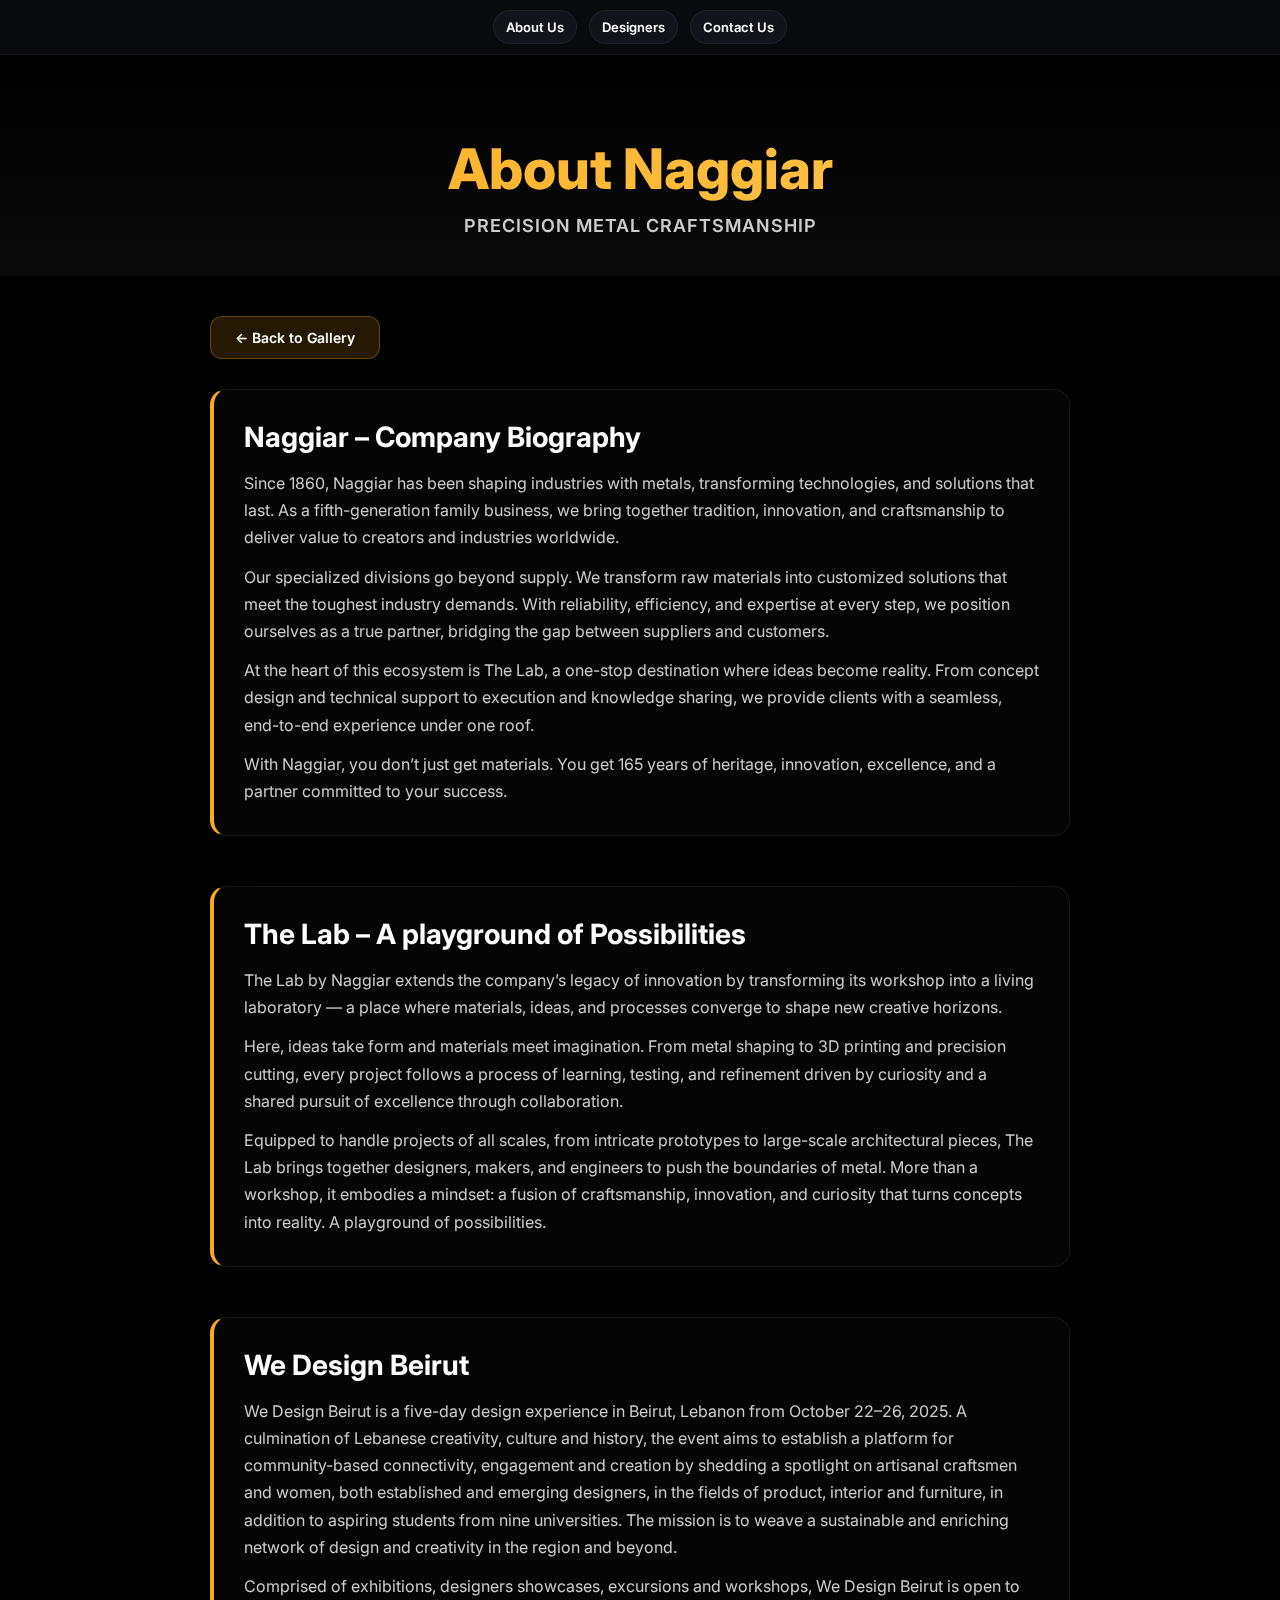
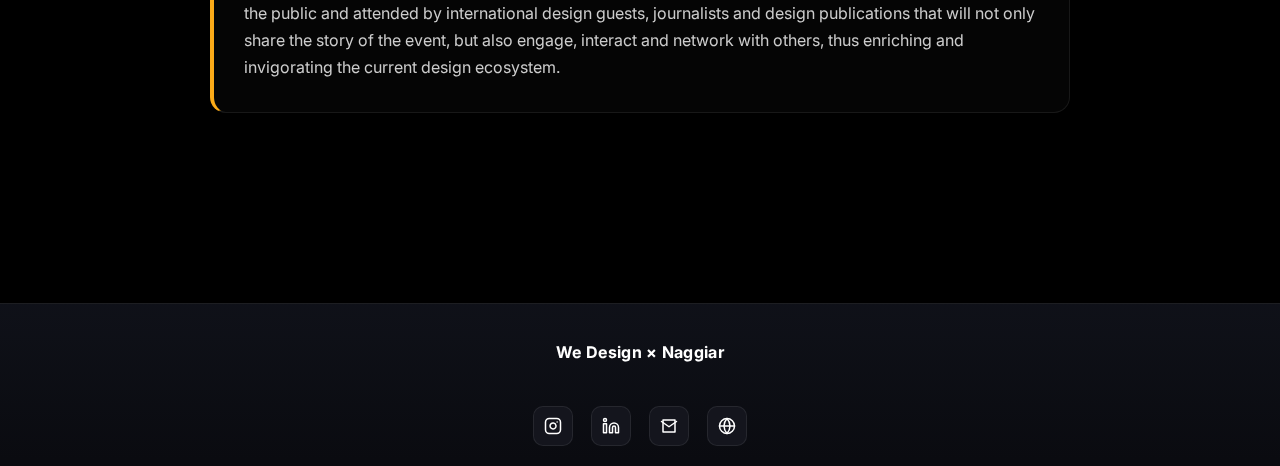
<file: about.html>
<!doctype html>
<html lang="en">
  <head>
    <meta charset="utf-8">
    <meta name="viewport" content="width=device-width, initial-scale=1, viewport-fit=cover">
    <meta name="theme-color" content="#000000">
    <title>About Us — We Design × Naggiar</title>
    <meta name="description" content="Learn about Naggiar's precision metal craftsmanship and our collaboration with We Design.">
    <link rel="preconnect" href="https://fonts.googleapis.com">
    <link href="https://fonts.googleapis.com/css2?family=Inter:wght@400;500;600;700;800&display=swap" rel="stylesheet">
    <link rel="stylesheet" href="assets/css/styles.css">
    <style>
      .page-container {
        min-height: 100vh;
        background: #000000;
        color: #ffffff;
        font-family: 'Inter', sans-serif;
      }
      .page-header {
        text-align: center;
        padding: 80px 20px 40px;
        background: linear-gradient(180deg, #000000, #0a0a0a);
      }
      .page-title {
        font-size: clamp(32px, 8vw, 56px);
        font-weight: 800;
        margin: 0 0 12px;
        background: linear-gradient(90deg, var(--accent), var(--accent-2));
        -webkit-background-clip: text;
        background-clip: text;
        color: transparent;
      }
      .page-subtitle {
        color: var(--muted);
        font-size: clamp(14px, 3vw, 18px);
        font-weight: 600;
        letter-spacing: 1px;
        text-transform: uppercase;
      }
      .page-content {
        max-width: 900px;
        margin: 0 auto;
        padding: 40px 20px 80px;
      }
      .content-section {
        margin-bottom: 50px;
        padding: 30px;
        background: rgba(255,255,255,0.02);
        border: 1px solid rgba(255,255,255,0.08);
        border-radius: 16px;
        border-left: 4px solid var(--accent);
      }
      .content-section h2 {
        font-size: clamp(20px, 5vw, 28px);
        font-weight: 700;
        margin: 0 0 16px;
        color: #ffffff;
      }
      .content-section p {
        color: var(--muted);
        line-height: 1.7;
        margin: 0 0 12px;
        font-size: clamp(14px, 3vw, 16px);
      }
      .content-section p:last-child {
        margin-bottom: 0;
      }
      .back-link {
        display: inline-flex;
        align-items: center;
        gap: 8px;
        padding: 12px 24px;
        background: rgba(251,171,24,0.15);
        border: 1px solid rgba(251,171,24,0.3);
        border-radius: 12px;
        color: #ffffff;
        text-decoration: none;
        font-weight: 600;
        font-size: 14px;
        transition: all 0.3s ease;
        margin-bottom: 30px;
        display: inline-block;
      }
      .back-link:hover {
        background: rgba(251,171,24,0.25);
        box-shadow: 0 8px 25px rgba(251,171,24,0.2);
        transform: translateY(-2px);
      }
    </style>
  </head>
  <body>
    <header class="site-navbar" role="navigation">
      <div class="navbar-inner">
        <nav class="navbar-nav" aria-label="Primary">
          <a href="about.html" class="nav-link">About Us</a>
          <a href="index.html#designers" class="nav-link">Designers</a>
          <a href="contact.html" class="nav-link">Contact Us</a>
        </nav>
      </div>
    </header>

    <div class="page-container">
      <div class="page-header">
        <h1 class="page-title">About Naggiar</h1>
        <div class="page-subtitle">Precision Metal Craftsmanship</div>
      </div>

      <div class="page-content">
        <a href="index.html" class="back-link">← Back to Gallery</a>

        <div class="content-section">
          <h2>Naggiar – Company Biography</h2>
          <p>Since 1860, Naggiar has been shaping industries with metals, transforming technologies, and solutions that last. As a fifth-generation family business, we bring together tradition, innovation, and craftsmanship to deliver value to creators and industries worldwide.</p>
          <p>Our specialized divisions go beyond supply. We transform raw materials into customized solutions that meet the toughest industry demands. With reliability, efficiency, and expertise at every step, we position ourselves as a true partner, bridging the gap between suppliers and customers.</p>
          <p>At the heart of this ecosystem is The Lab, a one-stop destination where ideas become reality. From concept design and technical support to execution and knowledge sharing, we provide clients with a seamless, end-to-end experience under one roof.</p>
          <p>With Naggiar, you don’t just get materials. You get 165 years of heritage, innovation, excellence, and a partner committed to your success.</p>
        </div>

        <div class="content-section">
          <h2>The Lab – A playground of Possibilities</h2>
          <p>The Lab by Naggiar extends the company’s legacy of innovation by transforming its workshop into a living laboratory — a place where materials, ideas, and processes converge to shape new creative horizons.</p>
          <p>Here, ideas take form and materials meet imagination. From metal shaping to 3D printing and precision cutting, every project follows a process of learning, testing, and refinement driven by curiosity and a shared pursuit of excellence through collaboration.</p>
          <p>Equipped to handle projects of all scales, from intricate prototypes to large-scale architectural pieces, The Lab brings together designers, makers, and engineers to push the boundaries of metal. More than a workshop, it embodies a mindset: a fusion of craftsmanship, innovation, and curiosity that turns concepts into reality. A playground of possibilities.</p>
        </div>

        <div class="content-section">
          <h2>We Design Beirut</h2>
          <p>We Design Beirut is a five-day design experience in Beirut, Lebanon from October 22–26, 2025. A culmination of Lebanese creativity, culture and history, the event aims to establish a platform for community-based connectivity, engagement and creation by shedding a spotlight on artisanal craftsmen and women, both established and emerging designers, in the fields of product, interior and furniture, in addition to aspiring students from nine universities. The mission is to weave a sustainable and enriching network of design and creativity in the region and beyond.</p>
          <p>Comprised of exhibitions, designers showcases, excursions and workshops, We Design Beirut is open to the public and attended by international design guests, journalists and design publications that will not only share the story of the event, but also engage, interact and network with others, thus enriching and invigorating the current design ecosystem.</p>
        </div>
      </div>
    </div>

    <footer class="site-footer">
      <div class="footer-inner">
        <div class="footer-brand">
          <div class="footer-logo">
            <span class="brand-text">We Design × Naggiar</span>
          </div>
         
        </div>
        <div id="contact" class="contact-icons" aria-label="Contact Links">
          <a class="contact-icon" href="https://instagram.com/" target="_blank" rel="noopener" aria-label="Instagram">
            <span class="icon-instagram" aria-hidden="true"></span>
          </a>
          <a class="contact-icon" href="https://linkedin.com/" target="_blank" rel="noopener" aria-label="LinkedIn">
            <span class="icon-linkedin" aria-hidden="true"></span>
          </a>
          <a class="contact-icon" href="mailto:info@example.com" aria-label="Email">
            <span class="icon-email" aria-hidden="true"></span>
          </a>
          <a class="contact-icon" href="https://example.com" target="_blank" rel="noopener" aria-label="Website">
            <span class="icon-website" aria-hidden="true"></span>
          </a>
        </div>
       
      </div>
    </footer>
  </body>
</html>
</file>
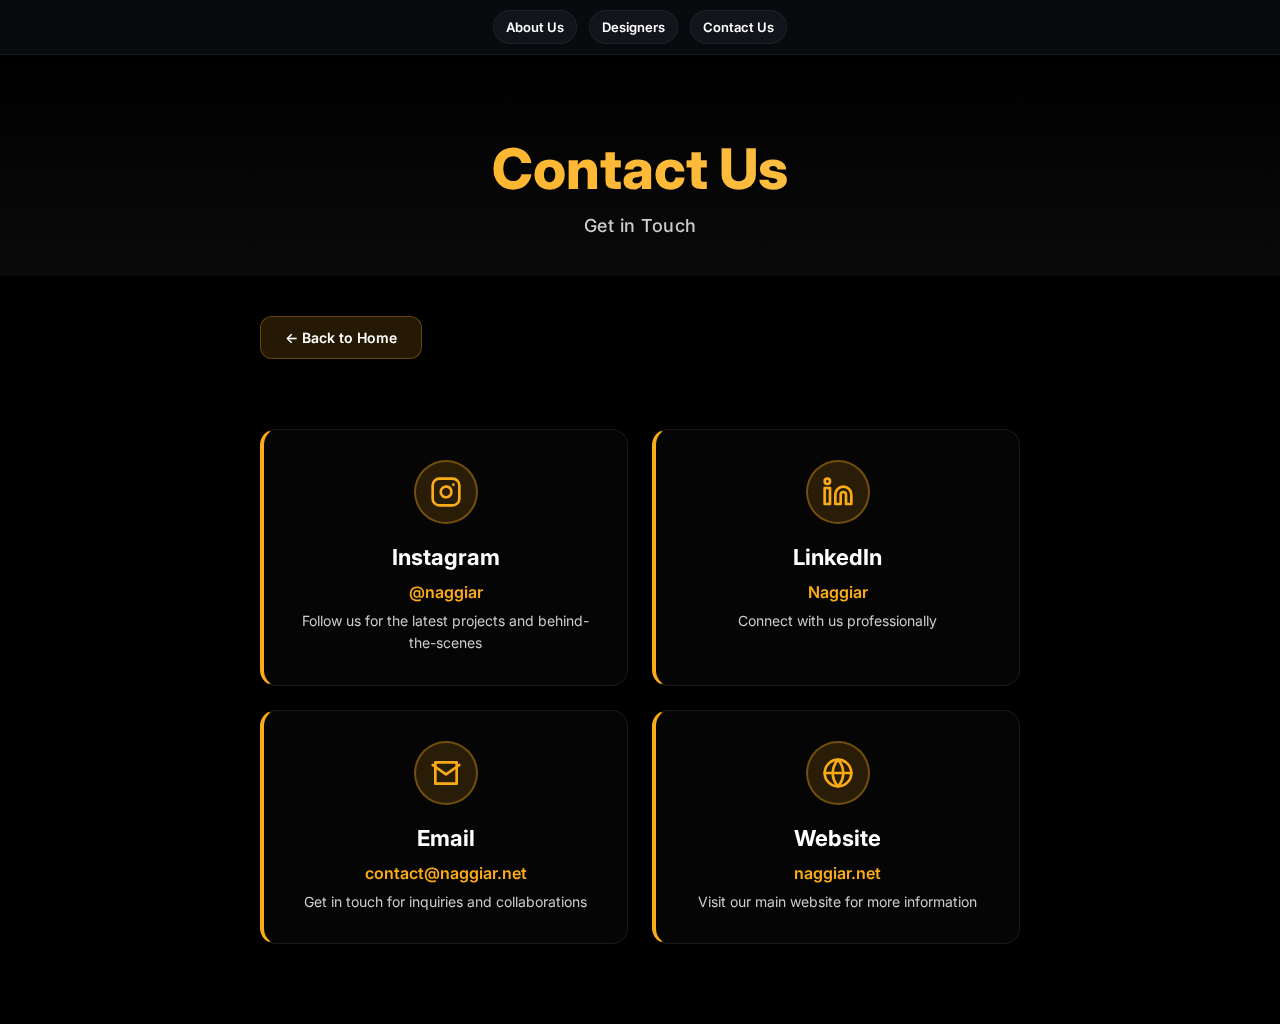
<file: contact.html>
<!doctype html>
<html lang="en">
  <head>
    <meta charset="utf-8">
    <meta name="viewport" content="width=device-width, initial-scale=1, viewport-fit=cover">
    <meta name="theme-color" content="#000000">
    <title>Contact Us — We Design × Naggiar</title>
    <meta name="description" content="Get in touch with We Design and Naggiar for your next project.">
    <link rel="preconnect" href="https://fonts.googleapis.com">
    <link href="https://fonts.googleapis.com/css2?family=Inter:wght@400;500;600;700;800&display=swap" rel="stylesheet">
    <link rel="stylesheet" href="assets/css/styles.css">
    <style>
      .page-container {
        min-height: 100vh;
        background: #000000;
        color: #ffffff;
        font-family: 'Inter', sans-serif;
      }
      .page-header {
        text-align: center;
        padding: 80px 20px 40px;
        background: linear-gradient(180deg, #000000, #0a0a0a);
      }
      .page-title {
        font-size: clamp(32px, 8vw, 56px);
        font-weight: 800;
        margin: 0 0 12px;
        background: linear-gradient(90deg, #FBAB18, #FFC857);
        -webkit-background-clip: text;
        background-clip: text;
        color: transparent;
      }
      .page-subtitle {
        color: var(--muted);
        font-size: clamp(14px, 3vw, 18px);
        font-weight: 500;
        letter-spacing: 0.5px;
      }
      .page-content {
        max-width: 800px;
        margin: 0 auto;
        padding: 40px 20px 80px;
      }
      .contact-grid {
        display: grid;
        gap: 24px;
        margin-top: 40px;
        grid-template-columns: 1fr;
      }
      @media (min-width: 600px) {
        .contact-grid {
          grid-template-columns: repeat(2, 1fr);
        }
      }
      .contact-card {
        background: rgba(255,255,255,0.02);
        border: 1px solid rgba(255,255,255,0.08);
        border-radius: 16px;
        padding: 30px;
        text-align: center;
        transition: all 0.3s ease;
        border-left: 4px solid #FBAB18;
      }
      .contact-card:hover {
        background: rgba(251,171,24,0.05);
        border-color: rgba(251,171,24,0.3);
        transform: translateY(-4px);
        box-shadow: 0 12px 30px rgba(251,171,24,0.15);
      }
      .contact-icon-large {
        width: 64px;
        height: 64px;
        margin: 0 auto 20px;
        border-radius: 50%;
        background: rgba(251,171,24,0.15);
        border: 2px solid rgba(251,171,24,0.35);
        display: flex;
        align-items: center;
        justify-content: center;
      }
      .contact-icon-large span {
        width: 32px;
        height: 32px;
        display: inline-block;
        background: #FBAB18;
        mask-size: cover;
        -webkit-mask-size: cover;
      }
      .contact-card h3 {
        font-size: 22px;
        font-weight: 700;
        margin: 0 0 12px;
        color: #ffffff;
      }
      .contact-card a {
        color: #FBAB18;
        text-decoration: none;
        font-weight: 600;
        font-size: 16px;
        transition: all 0.3s ease;
        display: block;
        margin-bottom: 8px;
      }
      .contact-card a:hover {
        color: #FFC857;
        text-decoration: underline;
      }
      .contact-card p {
        color: var(--muted);
        margin: 8px 0 0;
        font-size: 14px;
        line-height: 1.6;
      }
      .back-link {
        display: inline-flex;
        align-items: center;
        gap: 8px;
        padding: 12px 24px;
        background: rgba(251,171,24,0.15);
        border: 1px solid rgba(251,171,24,0.3);
        border-radius: 12px;
        color: #ffffff;
        text-decoration: none;
        font-weight: 600;
        font-size: 14px;
        transition: all 0.3s ease;
        margin-bottom: 30px;
      }
      .back-link:hover {
        background: rgba(251,171,24,0.25);
        box-shadow: 0 8px 25px rgba(251,171,24,0.2);
        transform: translateY(-2px);
      }
    </style>
  </head>
  <body>
    <header class="site-navbar" role="navigation">
      <div class="navbar-inner">
        <nav class="navbar-nav" aria-label="Primary">
          <a href="about.html" class="nav-link">About Us</a>
          <a href="index.html#designers" class="nav-link">Designers</a>
          <a href="contact.html" class="nav-link">Contact Us</a>
        </nav>
      </div>
    </header>

    <div class="page-container">
      <div class="page-header">
        <h1 class="page-title">Contact Us</h1>
        <div class="page-subtitle">Get in Touch</div>
      </div>

      <div class="page-content">
        <a href="index.html" class="back-link">← Back to Home</a>

        <div class="contact-grid">
          <div class="contact-card">
            <div class="contact-icon-large">
              <span class="icon-instagram" aria-hidden="true"></span>
            </div>
            <h3>Instagram</h3>
            <a href="https://instagram.com/naggiar" target="_blank" rel="noopener">@naggiar</a>
            <p>Follow us for the latest projects and behind-the-scenes</p>
          </div>

          <div class="contact-card">
            <div class="contact-icon-large">
              <span class="icon-linkedin" aria-hidden="true"></span>
            </div>
            <h3>LinkedIn</h3>
            <a href="https://linkedin.com/company/naggiar" target="_blank" rel="noopener">Naggiar</a>
            <p>Connect with us professionally</p>
          </div>

          <div class="contact-card">
            <div class="contact-icon-large">
              <span class="icon-email" aria-hidden="true"></span>
            </div>
            <h3>Email</h3>
            <a href="mailto:info@wedesignlebanon.com">contact@naggiar.net</a>
            <p>Get in touch for inquiries and collaborations</p>
          </div>

          <div class="contact-card">
            <div class="contact-icon-large">
              <span class="icon-website" aria-hidden="true"></span>
            </div>
            <h3>Website</h3>
            <a href="https://naggiar.net" target="_blank" rel="noopener">naggiar.net</a>
            <p>Visit our main website for more information</p>
          </div>
        </div>
</file>
<file: assets/css/styles.css>
.section-tabs { display: flex; gap: 8px; overflow-x: auto; padding: 4px 0 8px; }
.section-tab { padding: 8px 12px; border-radius: 999px; background: rgba(23,24,33,0.7); border: 1px solid rgba(255,255,255,0.06); color: var(--text); font-size: 12px; white-space: nowrap; cursor: pointer; }
.section-tab[aria-selected="true"] { background: linear-gradient(90deg, var(--accent), var(--accent-2)); color: #0a0b10; }
/*
  We Design — Beirut Showroom
  Mobile-first interactive showcase styles
*/

:root {
  --bg: #000000;
  --text: #ffffff;
  --muted: #cccccc;
  --accent: #FBAB18; /* yellow/amber */
  --accent-2: #FFC857; /* light yellow */
  --surface: #121212;
  --sheet: #0d0d0d;
  --ring: rgba(251, 171, 24, 0.5);
  --brand: #FBAB18;
  /* Fluid type scale */
  --fs-xxl: clamp(24px, 7vw, 32px);
  --fs-xl: clamp(20px, 5.2vw, 24px);
  --fs-lg: clamp(16px, 3.8vw, 20px);
  --fs-md: clamp(14px, 3vw, 16px);
  --fs-sm: clamp(13px, 2.8vw, 15px);
  --fs-xs: clamp(12px, 2.6vw, 14px);
}

* { box-sizing: border-box; }
html, body { height: 100%; }
html { color-scheme: dark; }
body {
  margin: 0;
  font-family: 'Inter', ui-sans-serif, system-ui, -apple-system, Segoe UI, Roboto, Helvetica, Arial, Apple Color Emoji, Segoe UI Emoji;
  background: #000000;
  color: #ffffff;
}

/* Smooth scroll behavior for in-page anchors */
html { scroll-behavior: smooth; }

/* Top navbar */
.site-navbar {
  position: sticky;
  top: 0;
  z-index: 60;
  background: rgba(10,11,16,0.9);
  backdrop-filter: blur(10px) saturate(1.2);
  border-bottom: 1px solid rgba(255,255,255,0.06);
}
.navbar-inner {
  max-width: 1200px;
  margin: 0 auto;
  display: flex;
  align-items: center;
  justify-content: space-around;
  gap: 12px;
  padding: 10px 16px;
}
.navbar-brand { display: inline-flex; align-items: center; gap: 10px; }
.navbar-brand .brand-mark { width: 18px; height: 18px; border-radius: 4px; background: conic-gradient(from 180deg, var(--accent), var(--accent-2), var(--accent)); box-shadow: 0 0 0 1px rgba(255,255,255,0.06) inset; }
.navbar-brand .brand-text { font-weight: 700; letter-spacing: 0.2px; font-size: 13px; color: var(--text); }
.navbar-nav { display: inline-flex; align-items: center; gap: 12px;margin:auto; }
.navbar-nav .nav-link { color: var(--text); text-decoration: none; padding: 8px 12px; border-radius: 999px; border: 1px solid rgba(255,255,255,0.06); background: rgba(23,24,33,0.7); font-weight: 600; font-size: 13px; }
.navbar-nav .nav-link:active { transform: translateY(1px); }
.navbar-nav .nav-link:hover { border-color: rgba(251,171,24,0.4); box-shadow: 0 6px 18px rgba(251,171,24,0.18); }

.site-header {
  position: sticky;
  top: 0;
  z-index: 40;
  display: flex;
  align-items: center;
  justify-content: space-between;
  padding: calc(8px + env(safe-area-inset-top)) 16px 12px 16px;
  background: linear-gradient(180deg, rgba(12,12,16,0.95), rgba(12,12,16,0.6) 60%, rgba(12,12,16,0));
  backdrop-filter: saturate(1.2) blur(8px);
}
.site-header.artistic { padding-bottom: 0; flex-direction: column; align-items: stretch; gap: 0; }
.header-inner { display: flex; align-items: center; justify-content: space-between; }
.logo-stack { display: grid; gap: 2px; }
.brand-title { font-weight: 800; letter-spacing: 0.5px; font-size: var(--fs-lg); }
.brand-sub { color: var(--muted); font-size: var(--fs-xs); }
.header-lines { width: 100%; height: 44px; }

.brand { display: flex; align-items: center; gap: 10px; }
.brand-mark {
  width: 28px; height: 28px; border-radius: 6px;
  background: conic-gradient(from 180deg at 50% 50%, var(--accent), var(--accent-2), var(--accent));
  box-shadow: 0 0 0 1px rgba(255,255,255,0.05) inset, 0 8px 20px rgba(251, 171, 24, 0.3);
}
.brand-text { display: grid; line-height: 1; }
.brand-text strong { font-weight: 700; letter-spacing: 0.2px; }
.brand-text span { font-size: 12px; color: var(--muted); }

.site-nav { position: sticky; top: 54px; z-index: 30; padding: 6px 8px; background: linear-gradient(180deg, rgba(12,12,16,0.8), rgba(12,12,16,0)); }
.nav-list { margin: 0; padding: 0; list-style: none; display: grid; grid-auto-flow: column; gap: 10px; overflow-x: auto; -webkit-overflow-scrolling: touch; }
.nav-list a { display: inline-block; padding: 8px 12px; border-radius: 999px; background: rgba(23,24,33,0.9); color: var(--text); text-decoration: none; white-space: nowrap; border: 1px solid rgba(255,255,255,0.06); }
.nav-list a:active { transform: translateY(1px); }

/* Immersive Hero - Cinematic Art Experience */
.immersive-hero { 
  position: relative; 
  
  min-height: 95%;
  display: flex; 
  flex-direction: column;
  align-items: center; 
  justify-content: center; 
  overflow: hidden;
  background: #000000;
}
.mesh-canvas { 
  position: absolute; 
  inset: 0; 
  width: 100%; 
  height: 100%; 
  opacity: 0.6;
}
.hero-layers { 
  position: absolute; 
  inset: 0; 
  pointer-events: none; 
}
.layer-depth { 
  position: absolute; 
  inset: 0; 
}
.glass-panel { 
  position: absolute; 
  width: 50vmin; 
  height: 50vmin; 
  background: linear-gradient(135deg, rgba(251,171,24,0.12), rgba(255,255,255,0.08));
  backdrop-filter: blur(40px);
  border-radius: 30% 70% 70% 30% / 30% 30% 70% 70%;
  border: 1px solid rgba(255,255,255,0.1);
  animation: morphShape 20s ease-in-out infinite alternate;
}
.glass-panel.top-left { top: -10%; left: -10%; }
.glass-panel.bottom-right { bottom: -10%; right: -10%; animation-delay: -10s; }
.floating-ring { 
  position: absolute; 
  top: 50%; 
  left: 50%; 
  transform: translate(-50%, -50%); 
  width: 80vmin; 
  height: 80vmin; 
  border-radius: 50%; 
  border: 1px solid rgba(251,171,24,0.4);
  animation: rotate360 40s linear infinite, pulseBorder 3s ease-in-out infinite;
}

@keyframes morphShape {
  0% { border-radius: 30% 70% 70% 30% / 30% 30% 70% 70%; }
  50% { border-radius: 70% 30% 30% 70% / 70% 70% 30% 30%; }
  100% { border-radius: 30% 70% 70% 30% / 30% 30% 70% 70%; }
}
@keyframes rotate360 {
  from { transform: translate(-50%, -50%) rotate(0deg); }
  to { transform: translate(-50%, -50%) rotate(360deg); }
}
@keyframes pulseBorder {
  0%, 100% { opacity: 0.2; }
  50% { opacity: 0.6; }
}

.hero-content { 
  position: relative; 
  z-index: 10; 
  display: grid; 
  gap: clamp(20px, 5vw, 40px); 
  text-align: center; 
  padding: 20px;
  max-width: 900px;
}
.hero-video { 
  width: min(92vw, 900px);
  margin-left: auto; 
  margin-right: auto; 
  border-radius: 14px; 
  overflow: hidden; 
  border: 1px solid rgba(255,255,255,0.08);
  box-shadow: 0 10px 40px rgba(0,0,0,0.45);
}
.hero-video-el { 
  display: block; 
  width: 100%; 
  height: auto; 
  aspect-ratio: 16/9; 
  object-fit: cover; 
  background: #0f1118; 
}
.title-stack { 
  display: grid; 
  gap: clamp(8px, 2vw, 16px); 
}
.super-title { 
  font-size: clamp(12px, 2.8vw, 14px); 
  letter-spacing: 3px; 
  text-transform: uppercase; 
  color: #ffffff; 
  font-weight: 700;
  opacity: 0;
  animation: fadeSlideUp 0.8s ease-out 0.2s forwards;
}
.main-title { 
  margin: 0; 
  font-size: clamp(36px, 10vw, 72px); 
  font-weight: 800; 
  line-height: 1.1;
  letter-spacing: -0.02em;
}
.main-title .line { 
  display: block; 
  background: #ffffff;
  -webkit-background-clip: text; 
  background-clip: text; 
  color: transparent;
  opacity: 0;
  transform: translateY(30px);
}
.main-title .line:nth-child(1) { animation: fadeSlideUp 0.8s ease-out 0.4s forwards; }
.main-title .line:nth-child(2) { animation: fadeSlideUp 0.8s ease-out 0.6s forwards; }
.main-title .line:nth-child(3) { animation: fadeSlideUp 0.8s ease-out 0.8s forwards; }
.main-title .line.accent { 
  background: linear-gradient(90deg, var(--accent), var(--accent-2));
  -webkit-background-clip: text; 
  background-clip: text; 
  position: relative;
}
.subtitle { 
  margin: 8px 0 0; 
  font-size: clamp(13px, 3vw, 16px); 
  color: var(--muted); 
  line-height: 1.6;
  max-width: 600px;
  margin-left: auto;
  margin-right: auto;
  opacity: 0;
  animation: fadeSlideUp 0.8s ease-out 1s forwards;
}

/* Hero logo image replacing super-title */
.hero-logo {
  display: block;
  margin: 0 auto;
  width: min(60vw, 320px);
  height: auto;
  filter: drop-shadow(0 8px 24px rgba(0,0,0,0.45));
  opacity: 0;
  animation: fadeSlideUp 0.8s ease-out 0.4s forwards;
}

.collab-logos { 
  margin-top: 10px;
  opacity: 0;
  animation: fadeSlideUp 0.8s ease-out 1.2s forwards;
}
.logo-divider { 
  display: inline-flex; 
  align-items: center; 
  gap: 16px; 
  padding: 12px 20px; 
  background: rgba(251,171,24,0.1); 
  border: 1px solid rgba(255,255,255,0.08);
  border-radius: 999px;
  backdrop-filter: blur(10px);
}
.logo-box { 
  display: grid; 
  place-items: center; 
}
.brand-glyph { 
  width: 32px; 
  height: 32px; 
  border-radius: 8px;
  background: conic-gradient(from 180deg, var(--accent), var(--accent-2), var(--accent));
  box-shadow: 0 0 0 1px rgba(255,255,255,0.1) inset, 0 8px 20px rgba(251,171,24,0.35);
}
.divider-line { 
  width: 1px; 
  height: 24px; 
  background: linear-gradient(180deg, transparent, rgba(251,171,24,0.45), transparent);
}
.partner-logo { 
  height: 32px; 
  width: auto; 
  filter: drop-shadow(0 4px 12px rgba(251,171,24,0.3)); 
}

.explore-cta { 
  appearance: none; 
  border: 0; 
  padding: 16px 32px; 
  border-radius: 12px;
  background: linear-gradient(90deg, var(--accent), var(--accent-2));
  color: #000000; 
  font-weight: 700; 
  font-size: clamp(14px, 3vw, 16px);
  cursor: pointer;
  display: inline-flex;
  align-items: center;
  gap: 8px;
  box-shadow: 0 10px 40px rgba(251,171,24,0.3);
  transition: all 0.3s ease;
  opacity: 0;
  animation: fadeSlideUp 0.8s ease-out 1.4s forwards;
}
.explore-cta:hover { 
  box-shadow: 0 12px 50px rgba(251,171,24,0.4); 
  transform: translateY(-2px);
}
.explore-cta:active { 
  transform: translateY(0); 
}
.cta-arrow { 
  font-size: 18px; 
  transition: transform 0.3s ease; 
}
.explore-cta:hover .cta-arrow { 
  transform: translateX(4px); 
}
.designers-title {
  text-align: center;
  margin: auto;
  padding: 4px 0px 20px 0px;
}
.scroll-hint { 
  position: absolute; 
  bottom: 20px; 
  left: 50%; 
  transform: translateX(-50%);
  display: flex; 
  flex-direction: column; 
  align-items: center; 
  gap: 8px;
  color: var(--muted);
  font-size: 12px;
  opacity: 0;
  animation: fadeSlideUp 0.8s ease-out 1.6s forwards, bounce 2s ease-in-out 2.4s infinite;
}
.hint-icon { 
  font-size: 16px; 
}

@keyframes fadeSlideUp {
  to { 
    opacity: 1; 
    transform: translateY(0); 
  }
}
@keyframes bounce {
  0%, 100% { transform: translateX(-50%) translateY(0); }
  50% { transform: translateX(-50%) translateY(-8px); }
}

/* Metal-themed animations for hero */
@keyframes metalShine {
  0% { 
    background-position: -200% 0; 
  }
  100% { 
    background-position: 200% 0; 
  }
}
@keyframes metalPulse {
  0%, 100% { 
    box-shadow: 0 0 0 0 rgba(251,171,24,0.4);
  }
  50% { 
    box-shadow: 0 0 0 8px rgba(251,171,24,0.15);
  }
}
@keyframes metalGlow {
  0%, 100% { 
    filter: drop-shadow(0 0 5px rgba(251,171,24,0.3));
  }
  50% { 
    filter: drop-shadow(0 0 15px rgba(251,171,24,0.6));
  }
}

/* Enhanced hero with metal elements */
.hero-layers::before {
  content: '';
  position: absolute;
  inset: 0;
  background: linear-gradient(45deg,
    transparent 30%,
    rgba(251,171,24,0.15) 50%,
    transparent 70%
  );
  background-size: 200% 200%;
  animation: metalShine 3s ease-in-out infinite;
  pointer-events: none;
  z-index: 10;
}

.brand-glyph {
  animation: metalPulse 2s ease-in-out infinite;
}

.partner-logo {
  animation: metalGlow 3s ease-in-out infinite;
}

/* Metal texture overlay */
.immersive-hero::after {
  content: '';
  position: absolute;
  inset: 0;
  background: 
    radial-gradient(circle at 20% 20%, rgba(124,247,198,0.05) 0%, transparent 50%),
    radial-gradient(circle at 80% 80%, rgba(138,163,255,0.05) 0%, transparent 50%),
    linear-gradient(45deg, transparent 48%, rgba(255,255,255,0.02) 50%, transparent 52%);
  background-size: 100% 100%, 100% 100%, 20px 20px;
  pointer-events: none;
  z-index: 1;
}

@media (min-width: 768px) {
  .immersive-hero { padding: 60px 40px; }
  .glass-panel { width: 60vmin; height: 60vmin; }
}

@keyframes floatA { from { transform: translate3d(0,0,0) scale(1); } to { transform: translate3d(10px,-6px,0) scale(1.06); } }
@keyframes floatB { from { transform: translate3d(0,0,0) scale(1); } to { transform: translate3d(-10px,8px,0) scale(1.08); } }
@keyframes floatC { from { transform: translate3d(0,0,0) scale(1); } to { transform: translate3d(6px,4px,0) scale(1.05); } }

.hero-title {
  background: linear-gradient(90deg, #e6f9ff 0%, #c0f4df 50%, #e6f9ff 100%);
  -webkit-background-clip: text; background-clip: text; color: transparent;
  -webkit-text-stroke: 0.5px rgba(255,255,255,0.06);
  position: relative;
}
.hero-title::after {
  content: ""; position: absolute; inset: 0; pointer-events: none;
  background: linear-gradient(120deg, transparent, rgba(255,255,255,0.35), transparent);
  transform: translateX(-120%);
  animation: shine 4.5s ease-in-out infinite;
}
@keyframes shine { 0% { transform: translateX(-120%);} 60% { transform: translateX(120%);} 100% { transform: translateX(120%);} }
.hero-date { margin: 8px 0 0; color: var(--brand); font-weight: 700; letter-spacing: 1px; font-size: var(--fs-sm); }
.hero-tag { margin: 8px 0 0; color: var(--muted); font-size: var(--fs-sm); }
.cta-btn { margin-top: 14px; appearance: none; border: 0; padding: 12px 16px; border-radius: 12px; background: linear-gradient(90deg, var(--accent), var(--accent-2)); color: #000000; font-weight: 700; cursor: pointer; box-shadow: 0 10px 30px rgba(251,171,24,0.3); }
.cta-btn:active { transform: translateY(1px); }
.cta-btn:hover { box-shadow: 0 12px 36px rgba(251,171,24,0.35); }

.sponsor-strip { display: grid; place-items: center; padding: 10px 16px 0; }
.sponsor-inner { display: flex; align-items: center; gap: 12px; padding: 8px 12px; border-radius: 999px; background: rgba(16,18,26,0.6); border: 1px solid rgba(255,255,255,0.06); }
.sponsor-label { color: var(--muted); font-size: var(--fs-xs); }
.sponsor-logo { height: 26px; width: auto; filter: drop-shadow(0 4px 10px rgba(0,0,0,0.5)); }

.icon-btn {
  appearance: none;
  border: 0; background: var(--surface); color: #FBAB18;
  width: 40px; height: 40px; border-radius: 10px;
  display: grid; place-items: center; cursor: pointer;
  box-shadow: 0 1px 0 rgba(255,255,255,0.05) inset, 0 8px 22px rgba(0,0,0,0.35);
  transition: all 0.3s ease;
}
.icon-btn:active { transform: translateY(1px); }
.icon-btn:hover { box-shadow: 0 1px 0 rgba(255,255,255,0.08) inset, 0 10px 26px rgba(251,171,24,0.25); background: rgba(251,171,24,0.1); }
.icon-share, .icon-close {
  width: 18px; height: 18px; display: inline-block; background: currentColor; mask-size: cover; -webkit-mask-size: cover;
}
.icon-share { mask-image: url('data:image/svg+xml;utf8,<svg xmlns="http://www.w3.org/2000/svg" width="24" height="24" viewBox="0 0 24 24" fill="none" stroke="%23fff" stroke-width="2" stroke-linecap="round" stroke-linejoin="round"><circle cx="18" cy="5" r="3"/><circle cx="6" cy="12" r="3"/><circle cx="18" cy="19" r="3"/><line x1="8.59" y1="13.51" x2="15.42" y2="17.49"/><line x1="15.41" y1="6.51" x2="8.59" y2="10.49"/></svg>'); }
.icon-close { mask-image: url('data:image/svg+xml;utf8,<svg xmlns="http://www.w3.org/2000/svg" width="24" height="24" viewBox="0 0 24 24" fill="none" stroke="%23fff" stroke-width="2" stroke-linecap="round" stroke-linejoin="round"><line x1="18" y1="6" x2="6" y2="18"/><line x1="6" y1="6" x2="18" y2="18"/></svg>'); }

.app { min-height: 100svh; }
.gallery { padding: 16px; position: relative; }

/* Mobile: 2 separate columns (6 cards in column 1, 5 cards in column 2) */
.gallery-grid { 
  display: grid; 
  grid-template-columns: repeat(2, 1fr); 
  gap: 12px; 
}

/* Each column on mobile - stacks cards vertically */
.gallery-column {
  display: flex;
  flex-direction: column;
  gap: 12px;
}

/* Column 1: contains first 6 cards - add your custom styles here */
/* .gallery-column-1 { } */

/* Column 2: contains remaining 5 cards - add your custom styles here */
/* .gallery-column-2 { } */

/* Tablet: 3 columns - break out of column layout */
@media (min-width: 700px) { 
  .gallery-grid { 
    grid-template-columns: repeat(3, 1fr); 
    gap: 14px; 
  }
  
  /* On tablet and up, columns should display as regular grid items */
  .gallery-column {
    display: contents; /* Makes children act as direct grid items */
  }
}

/* Desktop: 4 columns */
@media (min-width: 1024px) { 
  .gallery-grid { 
    grid-template-columns: repeat(4, 1fr); 
    gap: 16px; 
  } 
}
.card { position: relative; overflow: hidden; border-radius: 14px; background: #0e0e0e; border: 1px solid rgba(255,255,255,0.08); cursor: pointer; transition: transform 0.3s ease; }
.card:hover { transform: translateY(-4px); }
.card::before {
  content: attr(data-artist-name);
  position: absolute;
  inset: 0;
  display: flex;
  align-items: center;
  justify-content: center;
  background: rgba(0, 0, 0, 0.85);
  color: #ffffff;
  font-family: 'Inter', sans-serif;
  font-size: clamp(18px, 4vw, 24px);
  font-weight: 700;
  text-align: center;
  padding: 20px;
  opacity: 0;
  transition: opacity 0.3s ease;
  pointer-events: none;
  z-index: 10;
}
.card:hover::before {
  opacity: 1;
}
.icon-flip { mask-image: url('data:image/svg+xml;utf8,<svg xmlns="http://www.w3.org/2000/svg" viewBox="0 0 24 24" fill="none" stroke="%23fff" stroke-width="2" stroke-linecap="round" stroke-linejoin="round"><polyline points="23 4 23 10 17 10"/><polyline points="1 20 1 14 7 14"/><path d="M3.51 9a9 9 0 0 1 14.13-3.36L23 10"/><path d="M20.49 15a9 9 0 0 1-14.13 3.36L1 14"/></svg>'); width: 20px; height: 20px; background: currentColor; display:inline-block; }

/* Row styles for accordion - Mobile First */
.row { 
  background: rgba(0,0,0,0.35); 
  border: 1px solid rgba(255,255,255,0.06); 
  border-radius: 8px; 
  overflow: hidden; 
  margin-bottom: 8px;
  touch-action: manipulation;
}
.row-header { 
  padding: 12px 14px; 
  display: flex; 
  align-items: center; 
  justify-content: space-between; 
  color: var(--text); 
  cursor: pointer; 
  font-size: var(--fs-md);
  font-weight: 600;
  min-height: 44px; /* Touch target size */
  -webkit-tap-highlight-color: transparent;
}
.row-header:active {
  background: rgba(255,255,255,0.05);
}
.row-body { 
  padding: 0 14px 12px; 
  display: none; 
  white-space: pre-wrap; 
  font-size: var(--fs-sm);
  line-height: 1.5;
  color: var(--muted);
}
.row.open .row-body { 
  display: block; 
  animation: slideDown 0.3s ease-out;
}
.row-header span:last-child {
  transition: transform 0.2s ease;
  font-size: 16px;
}
.row.open .row-header span:last-child {
  transform: rotate(90deg);
}

@keyframes slideDown {
  from { 
    opacity: 0; 
    transform: translateY(-8px); 
  }
  to { 
    opacity: 1; 
    transform: translateY(0); 
  }
}

/* Tablet and up: Larger touch targets and text */
@media (min-width: 768px) {
  .row-header { 
    padding: 14px 16px; 
    font-size: 15px;
    min-height: 48px;
  }
  .row-body { 
    padding: 0 16px 14px; 
    font-size: 14px;
  }
}
.card img { width: 100%; height: 100%; object-fit: cover; display: block; aspect-ratio: 4/5; }
.card-title { position: absolute; left: 10px; bottom: 10px; padding: 6px 10px; background: rgba(0,0,0,0.75); color: #ffffff; border-radius: 999px; font-size: 12px; border: 1px solid rgba(255,255,255,0.15); font-family: 'Inter', sans-serif; font-weight: 600; }
.card::after { content: ""; position: absolute; inset: 0; background: radial-gradient(600px 200px at 20% 0%, rgba(251,171,24,0.08), transparent 40%), radial-gradient(600px 200px at 100% 60%, rgba(255,200,87,0.08), transparent 40%); opacity: 0; transition: opacity 0.25s ease; }
.card:hover::after { opacity: 1; }

/* Enhanced Footer */
.site-footer {
  background: linear-gradient(180deg, rgba(16,18,26,0.95), rgba(10,11,16,0.98));
  border-top: 1px solid rgba(255,255,255,0.08);
  padding: 40px 20px 20px;
  margin-top: 60px;
}
.footer-inner {
  max-width: 1200px;
  margin: 0 auto;
  display: grid;
  gap: 30px;
}
.footer-brand {
  display: grid;
  gap: 12px;
}
.footer-logo {
  display: flex;
  align-items: center;
  gap: 12px;
  margin:auto;
}
.footer-logos {
  display: flex;
  align-items: center;
  gap: 14px;
}
.footer-logo-img {
  height: 28px;
  width: auto;
  filter: drop-shadow(0 4px 10px rgba(0,0,0,0.5));
}
@media (min-width: 768px) {
  .footer-logo-img { height: 32px; }
}
.footer-logo .brand-mark {
  width: 24px;
  height: 24px;
  border-radius: 6px;
  background: conic-gradient(from 180deg, var(--accent), var(--accent-2), var(--accent));
  box-shadow: 0 0 0 1px rgba(255,255,255,0.1) inset, 0 4px 12px rgba(251,171,24,0.3);
}
.footer-logo .brand-text {
  font-weight: 700;
  font-size: var(--fs-md);
  letter-spacing: 0.3px;
}
.footer-tagline {
  color: var(--muted);
  font-size: var(--fs-sm);
  margin: 0;
  line-height: 1.5;
}
.footer-links {
  display: flex;
  gap: 24px;
}
.footer-link {
  display: inline-flex;
  align-items: center;
  gap: 8px;
  padding: 12px 20px;
  background: rgba(23,24,33,0.6);
  border: 1px solid rgba(255,255,255,0.08);
  border-radius: 12px;
  color: var(--text);
  text-decoration: none;
  font-weight: 600;
  font-size: var(--fs-sm);
  transition: all 0.3s ease;
  position: relative;
  overflow: hidden;
}
.footer-link::before {
  content: '';
  position: absolute;
  inset: 0;
  background: linear-gradient(90deg, var(--accent), var(--accent-2));
  opacity: 0;
  transition: opacity 0.3s ease;
}
.footer-link:hover::before {
  opacity: 0.1;
}
.footer-link:hover {
  border-color: rgba(251,171,24,0.4);
  transform: translateY(-2px);
  box-shadow: 0 8px 25px rgba(251,171,24,0.2);
}
.footer-link .link-icon {
  transition: transform 0.3s ease;
}
.footer-link:hover .link-icon {
  transform: translateX(4px);
}
.footer-bottom {
  text-align: center;
  padding-top: 20px;
  border-top: 1px solid rgba(255,255,255,0.1);
}
.copyright {
  color: var(--muted);
  font-size: var(--fs-xs);
}

/* Contact icons row */
.contact-icons {
  display: flex;
  align-items: center;
  justify-content: center;
  gap: 18px;
  padding: 16px 0 0;
}
.contact-icon {
  width: 40px;
  height: 40px;
  border-radius: 10px;
  display: inline-flex;
  align-items: center;
  justify-content: center;
  color: var(--text);
  background: rgba(23,24,33,0.8);
  border: 1px solid rgba(255,255,255,0.08);
  text-decoration: none;
}
.contact-icon:hover { box-shadow: 0 8px 22px rgba(251,171,24,0.20); border-color: rgba(251,171,24,0.4); }
.icon-instagram, .icon-linkedin, .icon-email, .icon-website { width: 18px; height: 18px; display: inline-block; background: currentColor; mask-size: cover; -webkit-mask-size: cover; }
.icon-instagram { mask-image: url('data:image/svg+xml;utf8,<svg xmlns="http://www.w3.org/2000/svg" viewBox="0 0 24 24" fill="none" stroke="%23fff" stroke-width="2" stroke-linecap="round" stroke-linejoin="round"><rect x="2" y="2" width="20" height="20" rx="5" ry="5"/><path d="M16 11.37A4 4 0 1 1 12.63 8 4 4 0 0 1 16 11.37z"/><line x1="17.5" y1="6.5" x2="17.51" y2="6.5"/></svg>'); }
.icon-linkedin { mask-image: url('data:image/svg+xml;utf8,<svg xmlns="http://www.w3.org/2000/svg" viewBox="0 0 24 24" fill="none" stroke="%23fff" stroke-width="2" stroke-linecap="round" stroke-linejoin="round"><path d="M16 8a6 6 0 0 1 6 6v7h-4v-7a2 2 0 0 0-2-2 2 2 0 0 0-2 2v7h-4v-7a6 6 0 0 1 6-6z"/><rect x="2" y="9" width="4" height="12"/><circle cx="4" cy="4" r="2"/></svg>'); }
.icon-email { mask-image: url('data:image/svg+xml;utf8,<svg xmlns="http://www.w3.org/2000/svg" viewBox="0 0 24 24" fill="none" stroke="%23fff" stroke-width="2" stroke-linecap="round" stroke-linejoin="round"><path d="M4 4h16v16H4z"/><polyline points="22,6 12,13 2,6"/></svg>'); }
.icon-website { mask-image: url('data:image/svg+xml;utf8,<svg xmlns="http://www.w3.org/2000/svg" viewBox="0 0 24 24" fill="none" stroke="%23fff" stroke-width="2" stroke-linecap="round" stroke-linejoin="round"><circle cx="12" cy="12" r="10"/><line x1="2" y1="12" x2="22" y2="12"/><path d="M12 2a15.3 15.3 0 0 1 4 10 15.3 15.3 0 0 1-4 10 15.3 15.3 0 0 1-4-10 15.3 15.3 0 0 1 4-10z"/></svg>'); }

/* Enhanced Lightbox with Animations */
.lightbox { 
  position: fixed; 
  inset: 0; 
  display: none; 
  align-items: center; 
  justify-content: center; 
  z-index: 70;
  opacity: 0;
  transition: opacity 0.4s ease;
  pointer-events: none;
}
.lightbox[aria-hidden="false"] { 
  display: flex; 
  opacity: 1;
  pointer-events: auto;
}
.lightbox[aria-hidden="true"] {
  display: none !important;
  opacity: 0 !important;
  pointer-events: none !important;
}
.lightbox-backdrop {
  position: absolute;
  inset: 0;
  background: rgba(0,0,0,0.8);
  backdrop-filter: blur(8px);
}
.lightbox-inner { 
  position: relative; 
  width: 80%; 
  max-height: 86vh; 
  background: rgba(16,18,26,0.95); 
  border: 1px solid rgba(255,255,255,0.1); 
  border-radius: 16px; 
  padding: 20px; 
  display: grid; 
  gap: 12px;
  transform: scale(0.8) translateY(40px);
  transition: transform 0.4s cubic-bezier(0.2, 0.8, 0.2, 1);
}
.lightbox[aria-hidden="false"] .lightbox-inner {
  transform: scale(1) translateY(0);
}
.lightbox img { 
  max-width: 96vw; 
  max-height: 60vh; 
  object-fit: contain; 
  border-radius: 12px; 
  background: #0f1118; 
}
.lightbox-caption { 
  color: var(--muted); 
  font-size: var(--fs-sm); 
}
.lightbox-caption h3 { 
  margin: 0 0 4px; 
  color: var(--text); 
  font-size: var(--fs-lg); 
}
.lightbox-nav { 
  position: absolute; 
  right: 20px; 
  bottom: 20px; 
  display: flex; 
  gap: 8px; 
}
.lightbox .icon-btn { 
  background: rgba(23,24,33,0.9); 
  border: 1px solid rgba(255,255,255,0.1);
}
/* Lightbox flip support - Mobile First */
.lightbox .flip-icon { 
  position: absolute; 
  right: 8%; 
  top: 24%; 
  opacity: 1 !important; 
  transform: none !important; 
  z-index: 2; 
  background: rgba(23,24,33,0.85); 
  width: 40px; 
  height: 40px; 
  border-radius: 10px;
  display: grid; 
  place-items: center;
  touch-action: manipulation;
  transition: right 0.4s ease, top 0.4s ease;
}

/* When card is flipped, move flip button to top right */
.lightbox-inner:has(.lb-card.flip) .flip-icon {
  right: 19px;
  top: 18px;
}
/* Tablet and up: keep flip button fixed at top-right of the dialog */
@media (min-width: 768px) {
  .lightbox .flip-icon {
    right: 19px;
    top: 10px;
  }
  .lightbox-inner:has(.lb-card.flip) .flip-icon {
    right: 19px;
    top: 10px;
  }
}
.lb-card { 
  position: relative; 
  border-radius: 12px; 
  overflow: hidden; 
  perspective: 1000px; 
  transform-style: preserve-3d; 
  transition: 1s; 
  width: 100%; 
  max-width: 98vw; 
  height: 70vh; 
  max-height: 500px;
}
.lb-card .card-face { 
  position: relative; 
  width: 100%; 
  height: 100%; 
  transform-style: preserve-3d; 
  transition: 1s; 
}
.lb-card .card-front, .lb-card .card-back { 
  position: absolute; 
  inset: 0; 
  backface-visibility: hidden; 
  -webkit-backface-visibility: hidden; 
}
.lb-card .card-front { 
  background: #0f1118; 
  border-radius: 12px; 
  display: flex; 
  align-items: center; 
  justify-content: center;
}
.lb-card .card-front img {
  max-width: 100%; 
  max-height: 100%; 
  object-fit: contain; 
  border-radius: 8px;
}
.lb-card .card-back { 
  background: rgba(16,18,26,0.95); 
  color: var(--muted); 
  border: 1px solid rgba(255,255,255,0.06); 
  display: flex; 
  flex-direction: column; 
  gap: 8px; 
  padding: 12px; 
  transform: rotateY(-180deg); 
  overflow: auto; 
  -webkit-overflow-scrolling: touch;
}
.lb-card.flip .card-face { transform: rotateY(-180deg); }

/* Mobile: Stack image and content vertically */
.lb-card .img-container { 
  position: relative; 
  width: 100%; 
  height: 40%; 
  min-height: 120px;
  border-radius: 8px; 
  overflow: hidden; 
  flex-shrink: 0;
}
.lb-card .img-container img { 
  width: 100%; 
  height: 100%; 
  object-fit: cover; 
}
.lb-card .card-details { 
  width: 100%; 
  padding: 0; 
  flex: 1;
  overflow: auto;
  -webkit-overflow-scrolling: touch;
}
.lb-card .card-details h2 { 
  margin: 0 0 8px; 
  color: var(--text); 
  font-size: var(--fs-lg); 
  font-weight: 700;
 }
.lb-card .card-details p { 
  margin: 0 0 6px; 
  line-height: 1.5; 
  color: var(--muted); 
  font-size: var(--fs-sm);
 }

/* Tablet and up: Side by side layout */
@media (min-width: 768px) {
  .lb-card { 
    height: 60vh; 
    max-height: 400px;
  }
  .lb-card .card-back { 
    flex-direction: row; 
    gap: 16px; 
    padding: 16px; 
  }
  .lb-card .img-container { 
    width: 50%; 
    height: 100%; 
    min-height: auto;
  }
  .lb-card .card-details { 
    width: 50%; 
    padding: 0 8px; 
  }
  .lb-card .card-details h2 { 
    font-size: 18px; 
    margin-bottom: 12px;
  }
  .lb-card .card-details p { 
    font-size: 15px; 
    margin-bottom: 8px;
  }
}

/* Large screens: Better proportions */
@media (min-width: 1024px) {
  .lb-card { 
    height: 65vh; 
    max-height: 540px;
    max-width: min(1100px, 96vw);
  }
  .lb-card .card-back { 
    padding: 20px; 
    gap: 20px;
  }
  .lb-card .card-details h2 { 
    font-size: 20px;
  }
  .lb-card .card-details p { 
    font-size: 16px;
  }
}

.stage {
  position: relative;
  height: calc(100svh - 64px);
  overflow: hidden;
  touch-action: none;
}
.scene {
  position: absolute; inset: -20% -20% -20% -20%;
  background:
    radial-gradient(1200px 1200px at 80% -20%, rgba(138,163,255,0.08), transparent 50%),
    radial-gradient(1200px 1200px at -20% 80%, rgba(124,247,198,0.08), transparent 50%),
    linear-gradient(180deg, #0d0f17, #0a0b10);
  transform: translate3d(0,0,0) scale(1);
  will-change: transform;
  border-radius: 24px;
}

.hotspots { position: absolute; inset: 0; }
.hotspot {
  position: absolute; transform: translate(-50%, -50%);
  width: 20px; height: 20px; border-radius: 50%;
  background: radial-gradient(circle at 30% 30%, #ffffff, #a6ffd9 30%, #38f3b3 60%, #1f7a5f);
  box-shadow: 0 0 0 6px rgba(124,247,198,0.18), 0 10px 30px rgba(56, 243, 179, 0.35);
  cursor: pointer;
  animation: pulse 2.6s ease-in-out infinite;
}
.hotspot:active { transform: translate(-50%, -50%) scale(0.96); }
.hotspot:focus-visible {
  outline: none;
  box-shadow: 0 0 0 10px var(--ring), 0 10px 30px rgba(56, 243, 179, 0.35);
}
.hotspot-label { opacity: 0; transition: opacity 0.25s ease, transform 0.25s ease; transform: translate(-50%, -6px); }
.hotspot:hover .hotspot-label, .hotspot:focus-visible .hotspot-label { opacity: 1; transform: translate(-50%, -10px); }

.hint {
  position: absolute; left: 50%; bottom: 16px; transform: translateX(-50%);
  padding: 8px 12px; border-radius: 10px; font-size: 12px; color: var(--muted);
  background: rgba(0,0,0,0.35); border: 1px solid rgba(255,255,255,0.06);
  backdrop-filter: blur(6px);
}

.reset-btn {
  position: absolute; right: 12px; bottom: 12px;
  appearance: none; border: 0; padding: 8px 12px; border-radius: 10px;
  background: var(--surface); color: var(--text); cursor: pointer;
  box-shadow: 0 8px 22px rgba(0,0,0,0.35);
}

.sheet {
  position: fixed; left: 0; right: 0; bottom: 0; z-index: 50;
  transform: translateY(100%);
  background: var(--sheet);
  border-top-left-radius: 18px; border-top-right-radius: 18px;
  box-shadow: 0 -20px 50px rgba(0,0,0,0.55);
  height: min(86svh, 720px);
}
.sheet[aria-hidden="false"] { transform: translateY(0); }
.sheet-handle {
  width: 44px; height: 5px; border-radius: 999px; background: rgba(255,255,255,0.18);
  margin: 10px auto 0; opacity: 0.8;
}
.sheet-content { padding: 8px 16px 24px; height: 100%; display: flex; flex-direction: column; }
.sheet-header { display: flex; align-items: center; justify-content: space-between; gap: 12px; }
.sheet-nav { display: flex; align-items: center; gap: 8px; }
.icon-left { mask-image: url('data:image/svg+xml;utf8,<svg xmlns="http://www.w3.org/2000/svg" width="22" height="21" viewBox="0 0 24 24" fill="none" stroke="%23fff" stroke-width="2" stroke-linecap="round" stroke-linejoin="round"><polyline points="15 18 9 12 15 6"/></svg>'); width: 23px; height: 18px; display:inline-block; background: currentColor; }
.icon-right { mask-image: url('data:image/svg+xml;utf8,<svg xmlns="http://www.w3.org/2000/svg" width="22" height="21" viewBox="0 0 24 24" fill="none" stroke="%23fff" stroke-width="2" stroke-linecap="round" stroke-linejoin="round"><polyline points="9 18 15 12 9 6"/></svg>'); width: 18px; height: 18px; display:inline-block; background: currentColor; }
.sheet-title { margin: 8px 0 0; font-size: 20px; letter-spacing: 0.2px; }
.sheet-body { margin-top: 10px; color: var(--muted); line-height: 1.5; padding-bottom: max(16px, env(safe-area-inset-bottom)); white-space: pre-wrap; overflow-y: auto; -webkit-overflow-scrolling: touch; overscroll-behavior: contain; max-height: 100%; }
.sheet-media {
  width: 100%; aspect-ratio: 4/3; border-radius: 12px; margin-bottom: 12px;
  background:
    radial-gradient(400px 200px at 20% 0%, rgba(124,247,198,0.18), transparent 40%),
    radial-gradient(400px 200px at 100% 60%, rgba(138,163,255,0.18), transparent 40%),
    linear-gradient(180deg, #151723, #0d0f17);
  border: 1px solid rgba(255,255,255,0.06);
}
 .gallery-column-2{
  margin-top: 60%;
}
/* Chips for quick facts */
.chips { display: flex; flex-wrap: wrap; gap: 8px; margin: 6px 0 8px; }
.chip { padding: 6px 10px; border-radius: 999px; background: rgba(23,24,33,0.8); border: 1px solid rgba(255,255,255,0.06); color: var(--text); font-size: 12px; }

/* Gallery scroller */
.sheet-gallery { display: grid; grid-auto-flow: column; gap: 8px; overflow-x: auto; -webkit-overflow-scrolling: touch; padding-bottom: 6px; }
.sheet-gallery img { width: 80vw; max-width: 520px; height: 56vw; max-height: 360px; object-fit: cover; border-radius: 12px; border: 1px solid rgba(255,255,255,0.06); background: #0f1118; }

/* Accordion for sections */
.accordion { margin-top: 8px; border: 1px solid rgba(255,255,255,0.06); border-radius: 12px; overflow: hidden; }
.accordion-item + .accordion-item { border-top: 1px solid rgba(255,255,255,0.06); }
.accordion-header { width: 100%; text-align: left; padding: 12px 14px; background: rgba(16,18,26,0.75); color: var(--text); border: 0; display: flex; align-items: center; justify-content: space-between; cursor: pointer; }
.accordion-header .acc-title { font-weight: 700; font-size: var(--fs-md); letter-spacing: 0.2px; }
.accordion-header .acc-icon { width: 16px; height: 16px; display: inline-block; transform: rotate(0deg); transition: transform 0.2s ease; }
.accordion-header[aria-expanded="true"] .acc-icon { transform: rotate(90deg); }
.accordion-panel { padding: 10px 14px 14px; color: var(--muted); display: none; white-space: pre-wrap; }
.accordion-panel[data-open="true"] { display: block; }

/* Static info replacing Overview in lightbox */
.artist-static-info {
  background: rgba(16,18,26,0.75);
  border: 1px solid rgba(255,255,255,0.06);
  border-radius: 10px;
  padding: 12px 14px;
  margin-bottom: 8px;
}
.artist-static-info .asi-title {
  margin: 0 0 6px;
  color: var(--text);
  font-size: 16px;
  font-weight: 700;
}
.artist-static-info .asi-dim,
.artist-static-info .asi-mat {
  color: var(--muted);
  font-size: 14px;
  line-height: 1.5;
}

/* Biography creative layout */
.accordion-item .bio-grid { display: grid; grid-template-columns: 1fr; gap: 10px; }
@media (min-width: 600px) { .accordion-item .bio-grid { grid-template-columns: 1.1fr 0.9fr; } }
.bio-card { background: rgba(16,18,26,0.6); border: 1px solid rgba(255,255,255,0.06); border-radius: 12px; padding: 12px; }
.bio-card h4 { margin: 0 0 6px; color: var(--text); font-size: 14px; letter-spacing: 0.3px; }
.bio-list { margin: 0; padding-left: 16px; }
.bio-list li { margin: 4px 0; }

@media (min-width: 768px) {
  .stage { height: calc(100svh - 76px); }
  .sheet-title { font-size: 22px; }
  .hero { padding: 80px 16px 32px; }
}

@media (prefers-reduced-motion: reduce) {
  *, *::before, *::after { transition: none !important; animation: none !important; }
}

@keyframes pulse {
  0% { box-shadow: 0 0 0 4px rgba(124,247,198,0.20), 0 10px 30px rgba(56,243,179,0.35); }
  50% { box-shadow: 0 0 0 10px rgba(124,247,198,0.06), 0 10px 35px rgba(56,243,179,0.45); }
  100% { box-shadow: 0 0 0 4px rgba(124,247,198,0.20), 0 10px 30px rgba(56,243,179,0.35); }
}
</file>
